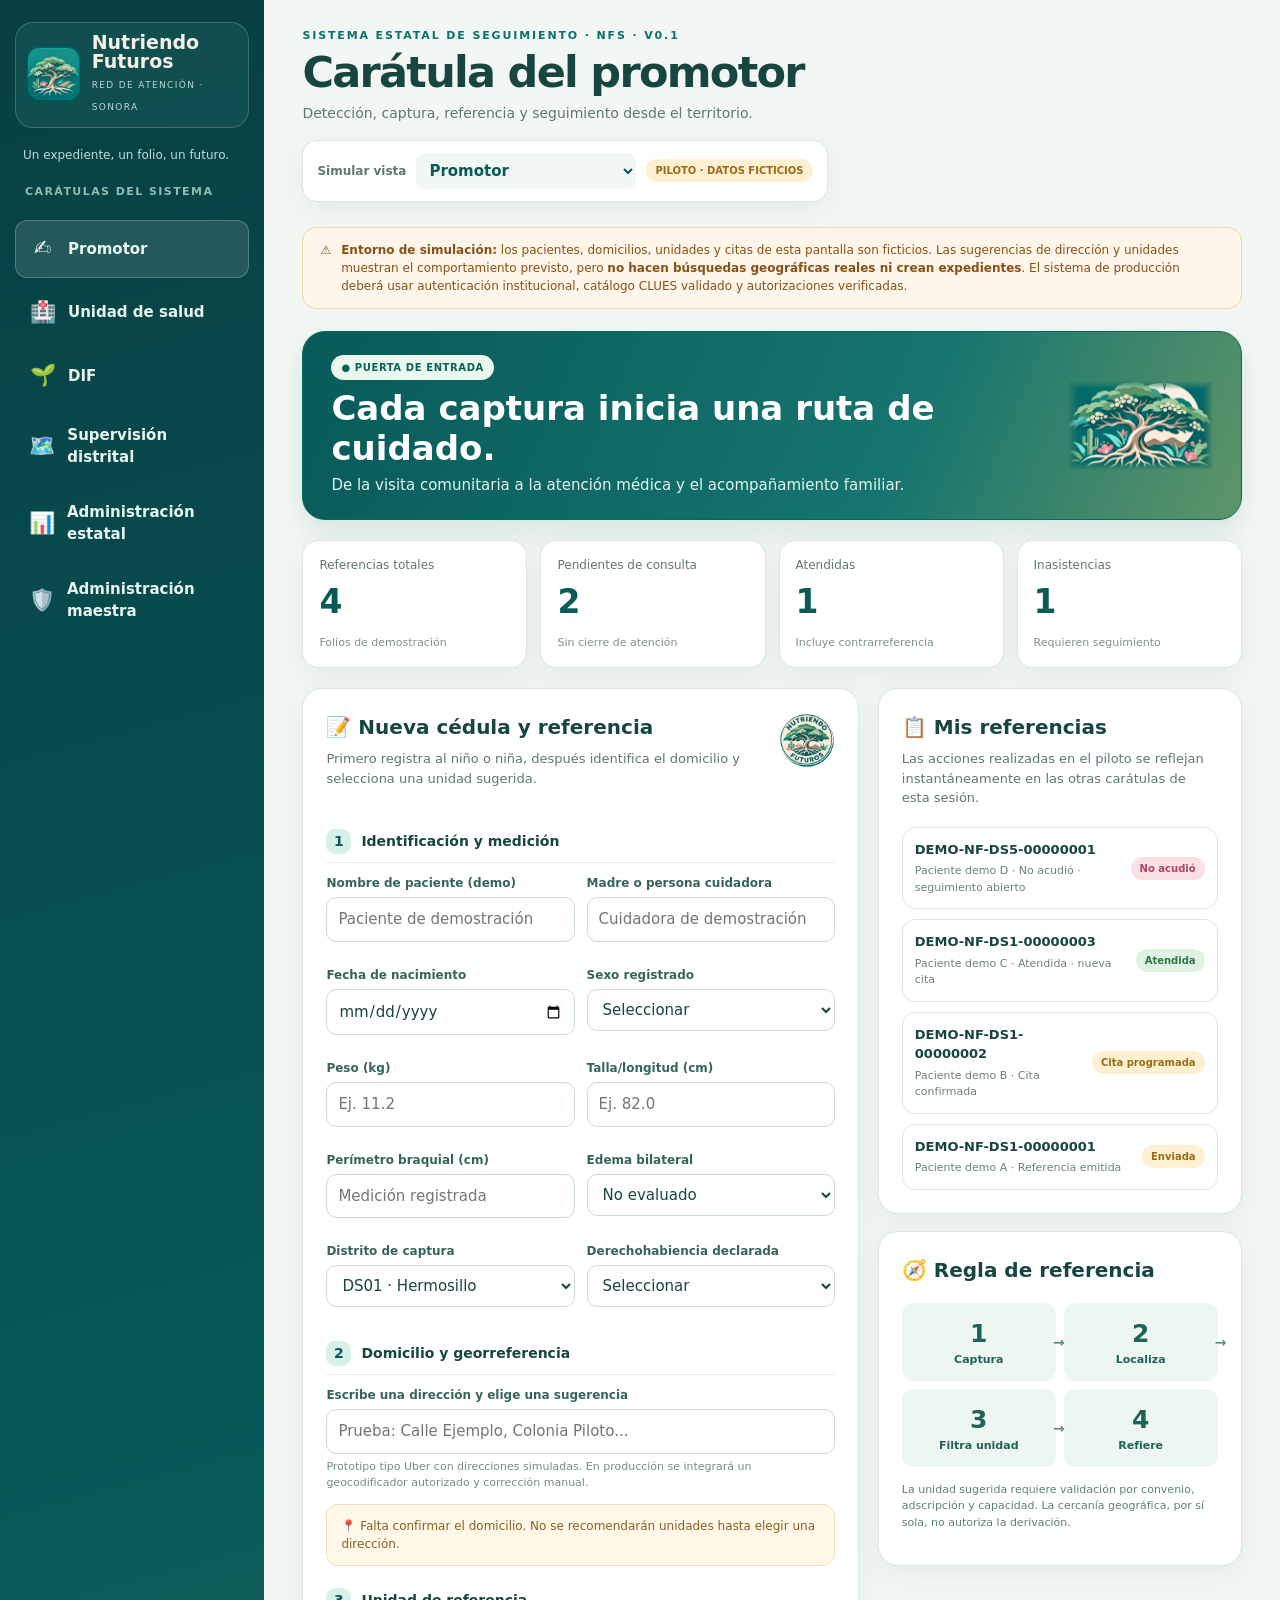
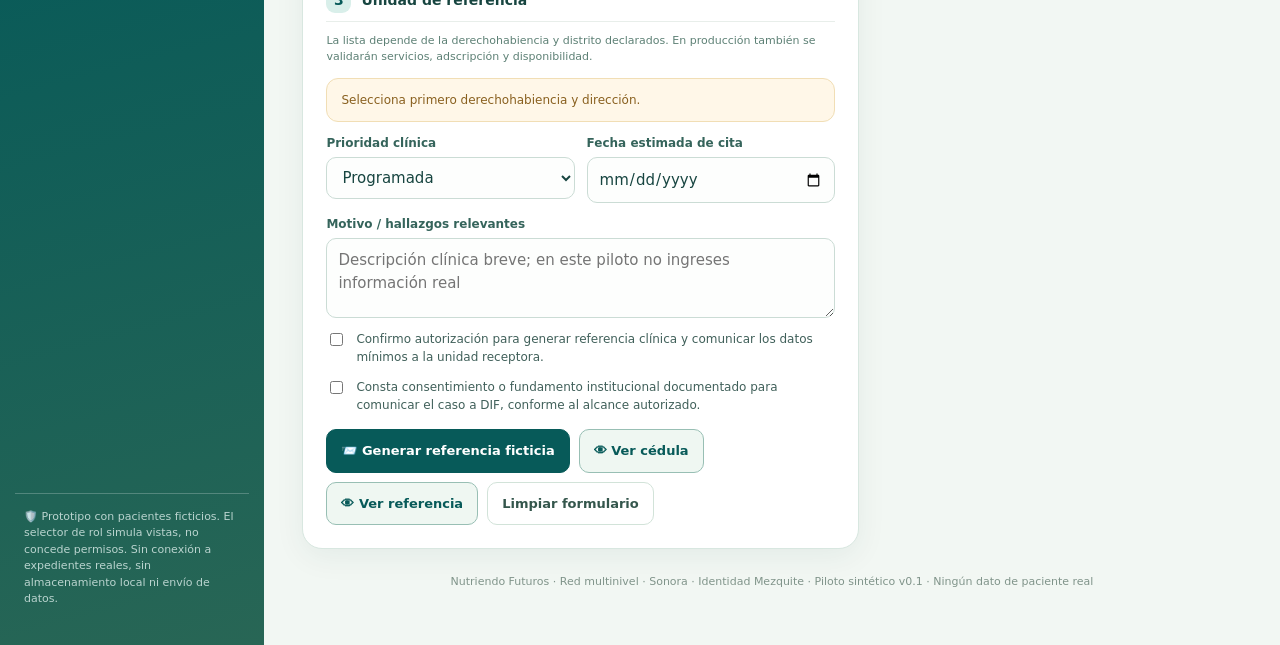
<file: multinivel/index.html>
<!doctype html>
<html lang="es"><head><meta charset="utf-8"><meta name="viewport" content="width=device-width,initial-scale=1"><meta name="theme-color" content="#075A59"><title>Nutriendo Futuros | Red Multinivel de Atención · Piloto</title><link rel="icon" href="assets/mezquite-icono.svg" type="image/svg+xml">
<style>
:root{--deep:#083F42;--forest:#075A59;--teal:#409993;--aqua:#7BB7B7;--green:#5E9569;--pink:#EC889B;--bark:#817060;--cream:#F6F0E4;--ink:#174540;--muted:#5e7770;--line:#d8e7e0;--pale:#f3f8f5;--paper:#fff;--amber:#bb7527;--danger:#af4b50;--shadow:0 8px 30px #083f4210;font:15px/1.5 system-ui,-apple-system,'Segoe UI',sans-serif}
*{box-sizing:border-box}html{scroll-behavior:smooth}body{margin:0;background:#f2f7f3;color:var(--ink)}a{color:#07645e}button,input,select,textarea{font:inherit}button{cursor:pointer}button:disabled{cursor:not-allowed;opacity:.48}button:focus-visible,input:focus-visible,select:focus-visible,textarea:focus-visible{outline:3px solid var(--pink);outline-offset:2px}.shell{display:grid;grid-template-columns:264px 1fr;min-height:100vh}.sidebar{background:linear-gradient(165deg,var(--deep),var(--forest) 65%,#286655);color:var(--cream);padding:22px 15px;display:flex;flex-direction:column;gap:18px;min-height:100vh}.logo{display:flex;align-items:center;gap:10px;border:1px solid #f6f0e433;border-radius:18px;padding:10px;background:#40999328}.logo img{width:62px;height:58px;object-fit:contain}.logo strong{font-size:19px;line-height:1.02;display:block}.logo small{font-size:9px;letter-spacing:.15em;color:#b8dbd4}.sidebar .tagline{font-size:12px;color:#bcded6;padding:0 8px;margin:0}.nav-group{font-size:11px;font-weight:800;letter-spacing:.13em;text-transform:uppercase;color:#92bcb2;padding:2px 10px}.nav{display:grid;gap:6px}.nav button{text-align:left;color:#e8f5f0;background:transparent;border:1px solid transparent;border-radius:12px;padding:12px 13px;display:flex;align-items:center;gap:12px;width:100%;font-weight:700}.nav button:hover,.nav button.active{background:#ffffff1d;border-color:#ffffff36}.nav button .glyph{font-size:21px;width:27px;text-align:center}.sidebar .aside-note{margin-top:auto;border-top:1px solid #ffffff3a;padding:15px 9px;font-size:11px;color:#bad4cf}.main{padding:28px clamp(16px,3vw,45px) 50px;min-width:0}.top{display:flex;flex-wrap:wrap;align-items:center;justify-content:space-between;gap:16px;margin:0 0 25px}.kicker{font-size:11px;color:#08716b;font-weight:900;letter-spacing:.17em;text-transform:uppercase}.top h1{margin:4px 0;font-size:clamp(28px,3.5vw,43px);letter-spacing:-.04em;line-height:1.08}.top .sub{color:var(--muted);margin:8px 0 0;font-size:14px}.role-control{padding:12px 14px;background:#fff;border-radius:15px;border:1px solid var(--line);display:flex;gap:10px;align-items:center;box-shadow:var(--shadow);flex-wrap:wrap}.role-control label{font-size:12px;color:var(--muted);font-weight:800}.role-control select{border:0;background:#f3f7f4;padding:8px 9px;border-radius:9px;max-width:220px;font-weight:750;color:var(--forest)}.demo{background:#fff5e8;color:#855119;border:1px solid #efd6aa;padding:13px 17px;border-radius:14px;font-size:12px;margin:0 0 22px;display:flex;gap:10px;align-items:flex-start}.hero{border:1px solid #0b695c;border-radius:23px;padding:23px 28px;display:flex;align-items:center;justify-content:space-between;gap:20px;background:linear-gradient(113deg,#075A59,#16756e 64%,#5E9569);color:#fff;box-shadow:0 12px 27px #075a591d}.hero h2{font-size:clamp(23px,2.9vw,34px);margin:8px 0 5px;line-height:1.19}.hero p{color:#e3f5ee;margin:0;max-width:680px}.hero img{height:130px;width:145px;object-fit:contain}.eyebrow{border-radius:99px;background:#e2f1e8;color:#075a59;padding:5px 10px;font-size:10px;font-weight:900;letter-spacing:.06em;display:inline-block}.hero .eyebrow{background:#e9f7ed;color:#09625b}.metrics{display:grid;grid-template-columns:repeat(4,minmax(0,1fr));gap:13px;margin:20px 0}.metric{background:#fff;border:1px solid var(--line);border-radius:16px;padding:15px 16px;box-shadow:var(--shadow)}.metric small{display:block;color:var(--muted);font-size:12px}.metric strong{display:block;font-size:33px;margin:3px 0;letter-spacing:-.04em;color:#095b55}.metric em{font-size:11px;color:#7a928c;font-style:normal}.grid{display:grid;grid-template-columns:minmax(0,1.3fr) minmax(300px,.85fr);gap:19px;margin-top:18px}.panel{background:#fff;border:1px solid var(--line);border-radius:20px;padding:23px;box-shadow:var(--shadow);min-width:0}.panel h3{font-size:20px;margin:0 0 7px}.panel p.intro{font-size:13px;color:var(--muted);margin:0 0 19px}.panel .section-label{display:flex;align-items:center;gap:10px;margin:22px 0 11px;border-bottom:1px solid #e8eeea;padding-bottom:8px;font-size:14px;font-weight:850}.section-label span{width:25px;height:25px;display:inline-grid;place-items:center;border-radius:9px;background:#d9efea;color:var(--forest)}.form-row{display:grid;grid-template-columns:repeat(2,minmax(0,1fr));gap:12px}.field{display:flex;flex-direction:column;gap:5px;margin:0 0 12px;min-width:0}.field>label{font-weight:750;font-size:12px;color:#35645b}.field input,.field select,.field textarea{border:1px solid #cbdcd5;background:#fdfefd;color:var(--ink);border-radius:10px;padding:10px 11px;width:100%;min-height:42px}.field textarea{resize:vertical;min-height:80px}.field .hint{font-size:11px;color:#758d83}.checkline{display:flex;align-items:flex-start;gap:10px;font-size:12px;color:#40605a;margin:12px 0;line-height:1.5}.checkline input{accent-color:var(--forest);flex:none;margin-top:3px}.btn{border:1px solid var(--forest);background:var(--forest);color:white;border-radius:10px;padding:11px 14px;font-weight:800;font-size:13px;display:inline-flex;align-items:center;justify-content:center;gap:8px}.btn:hover{filter:brightness(1.09)}.btn.secondary{color:var(--forest);border-color:#98bfb4;background:#eff7f2}.btn.neutral{color:#34564c;border-color:#d2e3d9;background:#fff}.btn.pink{background:#ce6b80;border-color:#ce6b80}.btn.danger{background:#a65353;border-color:#a65353}.btn.sm{padding:7px 10px;font-size:11px}.button-row{display:flex;flex-wrap:wrap;align-items:center;gap:9px;margin-top:15px}.notice{padding:12px 14px;background:#ebf4f2;border:1px solid #c7e3d9;border-radius:12px;color:#25635a;font-size:12px;margin:12px 0}.notice.warning{background:#fff7e8;border-color:#f1deb5;color:#89601f}.notice.error{background:#fff0ef;border-color:#f0c5c5;color:#a44848}.suggestions{border:1px solid #c5ded6;border-radius:12px;background:#fff;overflow:hidden;box-shadow:0 10px 23px #083f421d;display:none;margin-top:-7px;margin-bottom:13px}.suggestions.open{display:block}.suggestions button{display:block;width:100%;padding:11px 12px;text-align:left;background:white;border:0;border-bottom:1px solid #e8eeec;color:#2b524b;font-size:13px}.suggestions button:hover{background:#eaf6f0}.clinic{display:flex;gap:12px;align-items:center;padding:12px;border:1px solid #d7e9e0;border-radius:13px;margin:10px 0;background:#fdfefd}.clinic.selected{border-color:#268779;background:#f0faf6;box-shadow:inset 0 0 0 1px #268779}.clinic .icon{display:grid;place-items:center;border-radius:12px;background:#e3f2ec;width:43px;height:43px;flex:none;font-size:24px}.clinic strong,.clinic small{display:block}.clinic strong{font-size:13px}.clinic small{font-size:11px;color:#6b837a}.clinic button{margin-left:auto}.status{display:inline-block;border-radius:99px;padding:4px 9px;font-size:10px;font-weight:850;background:#dbecea;color:#176d60;white-space:nowrap}.status.warning{background:#fff0d3;color:#9c6a13}.status.alert{background:#fae0e4;color:#aa4562}.status.done{background:#dff1e2;color:#327448}.cases{display:grid;gap:10px}.case{border:1px solid #dbe9e3;border-radius:13px;padding:12px;display:flex;justify-content:space-between;align-items:center;gap:12px;cursor:pointer;background:white;text-align:left;width:100%}.case:hover,.case.active{border-color:#368f83;background:#f2f9f5}.case strong{display:block;font-size:13px}.case small{display:block;color:#6a8179;font-size:11px;margin-top:4px}.case .right{display:flex;flex-direction:column;align-items:flex-end;gap:6px}.case .right small{white-space:nowrap}.timeline{display:grid;gap:0;margin-top:13px}.event{border-left:2px solid #cbe1d9;padding:1px 0 18px 17px;margin-left:9px;position:relative;font-size:12px}.event:before{content:'';position:absolute;left:-6px;top:3px;width:10px;height:10px;border-radius:50%;background:var(--teal);box-shadow:0 0 0 3px #edf8f1}.event strong{display:block}.event small{display:block;color:#788d87;margin-top:3px}.details{display:grid;grid-template-columns:repeat(2,minmax(0,1fr));gap:12px}.detail{background:#f5f9f6;border:1px solid #e3ede7;padding:10px;border-radius:11px}.detail small{display:block;color:#70877d;font-size:10px}.detail strong{font-size:13px;display:block;overflow-wrap:anywhere}.restricted{background:repeating-linear-gradient(-45deg,#eef4f0,#eef4f0 10px,#e5efe9 10px,#e5efe9 20px);border:1px dashed #9bbdb0;border-radius:15px;padding:22px;text-align:center;color:#4b7067;font-size:13px}.empty{padding:20px;text-align:center;color:#71887f;font-size:13px;background:#f5f9f6;border:1px dashed #cbddd4;border-radius:14px}.zone{display:flex;gap:8px;align-items:center;justify-content:space-between;padding:10px 0;border-bottom:1px solid #e5eee8}.zone strong{font-size:13px}.zone small{font-size:11px;color:#6d857d}.progress{height:8px;border-radius:12px;background:#e3eee9;overflow:hidden;margin:6px 0 0}.progress div{height:100%;background:linear-gradient(90deg,#409993,#5e9569);border-radius:12px}.flow{display:grid;grid-template-columns:repeat(5,1fr);gap:8px;margin-top:18px}.flow .step{border-radius:12px;padding:12px 5px;background:#eef6f1;text-align:center;color:#1e6357;font-size:11px;font-weight:750;position:relative}.flow .step b{font-size:25px;display:block}.flow .step:not(:last-child):after{content:'→';position:absolute;right:-9px;top:50%;transform:translateY(-50%);font-size:14px;color:#578e80;z-index:2}.twocol{display:grid;grid-template-columns:1fr 1fr;gap:18px}.tablewrap{overflow-x:auto}.table{width:100%;border-collapse:collapse;min-width:500px}.table th,.table td{border-bottom:1px solid #e6eee9;padding:11px 9px;text-align:left;font-size:12px}.table th{font-size:10px;color:#56746b;text-transform:uppercase;letter-spacing:.04em}.pill{background:#eff5f1;border:1px solid #d6e8df;border-radius:99px;padding:4px 8px;color:#2b6657;font-size:11px}.screen{display:none}.screen.active{display:block}.footer{font-size:11px;color:#80948a;text-align:center;padding:25px 0 4px}.toast{position:fixed;bottom:19px;right:19px;background:#083F42;color:white;border-radius:12px;padding:13px 18px;box-shadow:0 8px 35px #0003;max-width:min(400px,90vw);font-size:13px;display:none;z-index:30}.toast.show{display:block}.search{width:100%;border:1px solid #d2e5db;border-radius:10px;background:#fff;padding:10px 12px;margin:0 0 12px}.splithead{display:flex;justify-content:space-between;gap:10px;align-items:center;flex-wrap:wrap;margin:0 0 16px}.inline-tags{display:flex;gap:7px;flex-wrap:wrap;margin-top:10px}.switcher{display:flex;gap:6px;flex-wrap:wrap}.switcher button{border:1px solid #d9e9e1;background:white;color:#407366;padding:8px 10px;border-radius:9px;font-size:11px;font-weight:800}.switcher button.active{color:white;background:var(--forest);border-color:var(--forest)}.devnote{color:#9c5520;font-size:11px}.titlebar{display:flex;align-items:flex-start;justify-content:space-between;gap:12px}.titlebar .mini-seal{width:56px;height:56px;object-fit:contain}.micro{font-size:11px;color:#5d8075}.hide{display:none!important}@media(max-width:1200px){.grid{grid-template-columns:1fr}.metrics{grid-template-columns:repeat(2,1fr)}}@media(max-width:820px){.shell{display:block}.sidebar{min-height:unset;padding:11px 14px;position:static;gap:7px}.logo{max-width:350px}.nav{display:flex;overflow-x:auto;padding:4px 0;scrollbar-width:thin}.nav button{white-space:nowrap;width:auto;padding:10px;font-size:11px}.nav button .glyph{font-size:15px;width:auto}.nav-group,.sidebar .tagline,.sidebar .aside-note{display:none}.main{padding:18px 14px}.hero img{height:85px;width:90px}.flow{grid-template-columns:repeat(3,1fr)}.flow .step:after{display:none}}@media(max-width:520px){.form-row,.twocol,.details,.metrics{grid-template-columns:1fr}.hero{padding:18px}.hero img{display:none}.panel{padding:17px}.metric strong{font-size:27px}.top h1{font-size:29px}.flow{grid-template-columns:1fr 1fr}.case{align-items:flex-start}.role-control{width:100%}.role-control select{flex:1}.main{padding-bottom:25px}}@media(prefers-reduced-motion:reduce){html{scroll-behavior:auto}}
</style></head><body><div class="shell"><aside class="sidebar"><div class="logo"><img src="assets/mezquite-icono.svg" alt="Emblema de Nutriendo Futuros"><div><strong>Nutriendo<br>Futuros</strong><small>RED DE ATENCIÓN · SONORA</small></div></div><p class="tagline">Un expediente, un folio, un futuro.</p><div class="nav-group">Carátulas del sistema</div><nav class="nav" aria-label="Carátulas"><button data-role="promotor" class="active"><span class="glyph">✍️</span> Promotor</button><button data-role="unidad"><span class="glyph">🏥</span> Unidad de salud</button><button data-role="dif"><span class="glyph">🌱</span> DIF</button><button data-role="distrito"><span class="glyph">🗺️</span> Supervisión distrital</button><button data-role="estatal"><span class="glyph">📊</span> Administración estatal</button><button data-role="maestro"><span class="glyph">🛡️</span> Administración maestra</button></nav><div class="aside-note">🛡️ Prototipo con pacientes ficticios. El selector de rol simula vistas, no concede permisos. Sin conexión a expedientes reales, sin almacenamiento local ni envío de datos.</div></aside><main class="main"><header class="top"><div><div class="kicker">Sistema estatal de seguimiento · NFS · v0.1</div><h1 id="pageTitle">Carátula del promotor</h1><p class="sub" id="pageSub">Detección, captura, referencia y seguimiento desde el territorio.</p></div><div class="role-control"><label for="roleSelect">Simular vista</label><select id="roleSelect" aria-label="Simular perfil institucional"><option value="promotor">Promotor</option><option value="unidad">Unidad de salud</option><option value="dif">DIF</option><option value="distrito">Supervisor distrital</option><option value="estatal">Administrador estatal</option><option value="maestro">Administrador maestro</option></select><span class="status warning">PILOTO · DATOS FICTICIOS</span></div></header><div class="demo">⚠️ <span><strong>Entorno de simulación:</strong> los pacientes, domicilios, unidades y citas de esta pantalla son ficticios. Las sugerencias de dirección y unidades muestran el comportamiento previsto, pero <strong>no hacen búsquedas geográficas reales ni crean expedientes</strong>. El sistema de producción deberá usar autenticación institucional, catálogo CLUES validado y autorizaciones verificadas.</span></div><section class="hero"><div><span class="eyebrow" id="heroBadge">● PUERTA DE ENTRADA</span><h2 id="heroTitle">Cada captura inicia una ruta de cuidado.</h2><p id="heroText">De la visita comunitaria a la atención médica y el acompañamiento familiar. Un mismo folio, muchas manos responsables.</p></div><img src="assets/mezquite-emblema.svg" alt="Árbol mezquite con raíces profundas"/></section><section class="metrics" id="metrics"></section>
<section class="screen active" id="screen-promotor"><div class="grid"><div class="panel"><div class="titlebar"><div><h3>📝 Nueva cédula y referencia</h3><p class="intro">Primero registra al niño o niña, después identifica el domicilio y selecciona una unidad sugerida.</p></div><img class="mini-seal" src="assets/mezquite-sello.svg" alt="Sello de Nutriendo Futuros"></div><div class="section-label"><span>1</span> Identificación y medición</div><div class="form-row"><div class="field"><label for="childName">Nombre de paciente (demo)</label><input id="childName" placeholder="Paciente de demostración"></div><div class="field"><label for="caregiverName">Madre o persona cuidadora</label><input id="caregiverName" placeholder="Cuidadora de demostración"></div><div class="field"><label for="birthDate">Fecha de nacimiento</label><input type="date" id="birthDate"></div><div class="field"><label for="gender">Sexo registrado</label><select id="gender"><option value="">Seleccionar</option><option value="F">Femenino</option><option value="M">Masculino</option></select></div><div class="field"><label for="weight">Peso (kg)</label><input type="number" id="weight" min="0.1" max="50" step="0.1" placeholder="Ej. 11.2"></div><div class="field"><label for="height">Talla/longitud (cm)</label><input type="number" id="height" min="20" max="160" step="0.1" placeholder="Ej. 82.0"></div><div class="field"><label for="pbm">Perímetro braquial (cm)</label><input type="number" id="pbm" min="1" max="40" step="0.1" placeholder="Medición registrada"></div><div class="field"><label for="edema">Edema bilateral</label><select id="edema"><option value="">No evaluado</option><option value="si">Presente</option><option value="no">Ausente</option></select></div><div class="field"><label for="districtForm">Distrito de captura</label><select id="districtForm"><option value="1">DS01 · Hermosillo</option><option value="2">DS02 · Caborca</option><option value="3">DS03 · Santa Ana</option><option value="4">DS04 · Cajeme</option><option value="5">DS05 · Navojoa</option><option value="6">DS06 · San Luis Río Colorado</option></select></div><div class="field"><label for="affiliation">Derechohabiencia declarada</label><select id="affiliation"><option value="">Seleccionar</option><option value="BIENESTAR">IMSS-Bienestar / sin derechohabiencia</option><option value="IMSS">IMSS</option><option value="ISSSTE">ISSSTE</option><option value="ISSSTESON">ISSSTESON</option><option value="OTRA">Otra / por verificar</option></select></div></div><div class="section-label"><span>2</span> Domicilio y georreferencia</div><div class="field"><label for="address">Escribe una dirección y elige una sugerencia</label><input id="address" autocomplete="off" placeholder="Prueba: Calle Ejemplo, Colonia Piloto..." aria-describedby="addressHelp"><div class="hint" id="addressHelp">Prototipo tipo Uber con direcciones simuladas. En producción se integrará un geocodificador autorizado y corrección manual.</div></div><div id="addressSuggestions" class="suggestions" role="listbox" aria-label="Direcciones sugeridas"></div><div id="addressConfirmation" class="notice warning">📍 Falta confirmar el domicilio. No se recomendarán unidades hasta elegir una dirección.</div><div class="section-label"><span>3</span> Unidad de referencia</div><p class="micro">La lista depende de la derechohabiencia y distrito declarados. En producción también se validarán servicios, adscripción y disponibilidad.</p><div id="clinicOptions" class="notice warning">Selecciona primero derechohabiencia y dirección.</div><div class="form-row"><div class="field"><label for="urgency">Prioridad clínica</label><select id="urgency"><option value="PROGRAMADO">Programada</option><option value="PRIORITARIO">Prioritaria</option><option value="URGENTE">Urgente (requiere protocolo de atención inmediata)</option></select></div><div class="field"><label for="appointment">Fecha estimada de cita</label><input id="appointment" type="date"></div></div><div class="field"><label for="reason">Motivo / hallazgos relevantes</label><textarea id="reason" placeholder="Descripción clínica breve; en este piloto no ingreses información real"></textarea></div><label class="checkline"><input type="checkbox" id="consentHealth"> <span>Confirmo autorización para generar referencia clínica y comunicar los datos mínimos a la unidad receptora.</span></label><label class="checkline"><input type="checkbox" id="consentDif"> <span>Consta consentimiento o fundamento institucional documentado para comunicar el caso a DIF, conforme al alcance autorizado.</span></label><div class="button-row"><button class="btn" id="sendReferral">📨 Generar referencia ficticia</button><button class="btn secondary" id="previewCapture">👁 Ver cédula</button><button class="btn secondary" id="previewReferral">👁 Ver referencia</button><button class="btn neutral" id="resetCapture">Limpiar formulario</button></div><div id="promotorResult" aria-live="polite"></div></div><div><div class="panel"><h3>📋 Mis referencias</h3><p class="intro">Las acciones realizadas en el piloto se reflejan instantáneamente en las otras carátulas de esta sesión.</p><div class="cases" id="promotorCases"></div></div><div class="panel" style="margin-top:17px"><h3>🧭 Regla de referencia</h3><div class="flow" style="grid-template-columns:1fr 1fr"><div class="step"><b>1</b>Captura</div><div class="step"><b>2</b>Localiza</div><div class="step"><b>3</b>Filtra unidad</div><div class="step"><b>4</b>Refiere</div></div><p class="micro" style="margin-top:15px">La unidad sugerida requiere validación por convenio, adscripción y capacidad. La cercanía geográfica, por sí sola, no autoriza la derivación.</p></div></div></div></section>
<section class="screen" id="screen-unidad"><div class="grid"><div class="panel"><div class="splithead"><div><h3>🏥 Bandeja de referencias recibidas</h3><p class="intro">Selecciona un paciente ficticio para registrar la respuesta de la unidad.</p></div><span class="pill">Unidad Piloto A · demostración</span></div><div class="field"><label for="unitFilter">Unidad asignada (simulación)</label><select id="unitFilter"><option value="ALL">Ver todas las unidades demo</option><option value="BIENESTAR">IMSS-Bienestar</option><option value="IMSS">IMSS</option><option value="ISSSTE">ISSSTE</option><option value="ISSSTESON">ISSSTESON</option></select></div><input class="search" id="searchUnit" placeholder="Buscar por folio o paciente de prueba" aria-label="Buscar referencias"><div class="cases" id="healthCases"></div></div><div class="panel"><h3>🩺 Resolución de la unidad</h3><div id="healthDetail" class="empty">Selecciona una referencia de la bandeja.</div></div></div></section>
<section class="screen" id="screen-dif"><div class="grid"><div class="panel"><h3>🌿 DIF · recepción y seguimiento familiar</h3><p class="intro">El aviso se registra cuando se emite la referencia. La dirección únicamente se habilita tras la atención médica y con autorización válida.</p><div class="notice">🛡️ Antes de la atención, DIF puede conocer el folio y el nombre de la cuidadora <strong>solo si el intercambio está autorizado</strong>. No ve datos clínicos de detalle.</div><div class="cases" id="difCases"></div></div><div class="panel"><h3>🏠 Ficha social de la familia</h3><div id="difDetail" class="empty">Selecciona un caso de la bandeja DIF.</div></div></div></section>
<section class="screen" id="screen-distrito"><div class="grid"><div class="panel"><div class="splithead"><div><h3>🗺️ Supervisión distrital</h3><p class="intro">Concordancia entre la emisión de la referencia, su recepción y el seguimiento territorial.</p></div><select id="districtFilter" aria-label="Distrito de supervisión"><option value="1">DS01 · Hermosillo</option><option value="2">DS02 · Caborca</option><option value="3">DS03 · Santa Ana</option><option value="4">DS04 · Cajeme</option><option value="5">DS05 · Navojoa</option><option value="6">DS06 · San Luis Río Colorado</option></select></div><div id="districtStats"></div><h4>Referencias del distrito</h4><div class="cases" id="districtCases"></div></div><div class="panel"><h3>🚨 Alertas operativas</h3><p class="intro">Se señalan inasistencias, citas próximas y referencias sin resolución.</p><div id="districtAlerts"></div><div class="section-label"><span>☎</span> Gestión distrital del caso</div><div id="districtCaseDetail" class="empty">Selecciona una referencia para registrar una gestión de contacto.</div><div class="section-label"><span>↪</span> Últimos movimientos</div><div class="timeline" id="districtTimeline"></div></div></div></section>
<section class="screen" id="screen-estatal"><div class="panel"><div class="splithead"><div><h3>📈 Panorama estatal interinstitucional</h3><p class="intro">Seis distritos, una ruta asistencial. Indicadores calculados únicamente con los datos ficticios del piloto.</p></div><button class="btn secondary" id="exportMetrics">↓ Descargar indicadores demo CSV</button></div><div class="flow" id="stateFlow"></div><div class="twocol" style="margin-top:25px"><div><h3>Avance distrital</h3><div id="stateDistricts"></div></div><div><h3>Continuidad asistencial</h3><div id="stateAlerts"></div></div></div><div class="section-label"><span>◎</span> Estado de las referencias</div><div class="tablewrap"><table class="table"><thead><tr><th>Folio demo</th><th>Distrito</th><th>Unidad</th><th>Estado</th><th>Fecha esperada</th></tr></thead><tbody id="stateTable"></tbody></table></div><div class="section-label"><span>↪</span> Trazabilidad del folio</div><div id="stateTrace" class="empty">Selecciona una fila para ver todos los eventos de atención y DIF.</div></div></section>
<section class="screen" id="screen-maestro"><div class="grid"><div class="panel"><h3>🛡️ Control maestro de accesos</h3><p class="intro">Matriz propuesta de autorización, aún no activada en el backend. La interfaz no sustituye las políticas RLS.</p><div class="tablewrap"><table class="table"><thead><tr><th>Perfil</th><th>Puede crear</th><th>Puede consultar</th><th>Restricción clave</th></tr></thead><tbody><tr><td><strong>Promotor</strong></td><td>Cédula y referencia</td><td>Sus propios folios</td><td>Sin acceso masivo al nominal</td></tr><tr><td><strong>Unidad de salud</strong></td><td>Atención y contrarreferencia</td><td>Pacientes enviados a su CLUES</td><td>Sin expedientes de otras unidades</td></tr><tr><td><strong>DIF</strong></td><td>Evaluación social</td><td>Casos autorizados de su territorio</td><td>Dirección tras atención + autorización</td></tr><tr><td><strong>Supervisor distrital</strong></td><td>Gestiones de seguimiento</td><td>Su distrito; mínimo nominal</td><td>Sin acceso interestatal</td></tr><tr><td><strong>Administrador estatal</strong></td><td>Gestión y autorización</td><td>Seis distritos</td><td>Acceso con motivo y auditoría</td></tr><tr><td><strong>Administrador maestro</strong></td><td>Roles y políticas</td><td>Auditoría completa</td><td>Acceso excepcional registrado</td></tr></tbody></table></div><div class="notice warning">El acceso maestro no implica acceso irrestricto sin controles: debe existir justificación, autenticación reforzada y bitácora inalterable. La plataforma pública jamás publicará direcciones, nombres ni ubicaciones precisas de familias.</div></div><div class="panel"><h3>🧾 Bitácora de eventos del piloto</h3><p class="intro">Ejemplo de trazabilidad: cada transición registra el tipo de evento y su origen.</p><div class="timeline" id="masterTimeline"></div><div class="section-label"><span>◎</span> Vista integral del expediente (ficticio)</div><select id="masterCaseSelect" class="search" aria-label="Expediente en auditoría"></select><div id="masterCaseDetail" class="empty">Selecciona folio.</div><div class="button-row"><button class="btn secondary" id="exportAudit">↓ Exportar bitácora demo</button><button class="btn neutral" id="restartDemo">↺ Reiniciar simulación</button></div></div></div></section>
<div class="footer">Nutriendo Futuros · Red multinivel · Sonora · Identidad Mezquite · Piloto sintético v0.1 · Ningún dato de paciente real</div></main></div><div class="toast" id="toast" role="status" aria-live="polite"></div>
<div id="printSheet" hidden style="position:fixed;inset:0;z-index:100;background:#0009;overflow:auto;padding:25px"><div style="background:white;color:#193f39;border-radius:16px;max-width:700px;margin:auto;padding:28px"><div class="button-row sheetTools" style="justify-content:flex-end;margin:0 0 15px"><button class="btn secondary" id="printDo">🖨️ Imprimir</button><button class="btn neutral" id="printClose">✕ Cerrar</button></div><div id="sheetContent"></div></div></div>
<style>@media print{.shell,.toast{display:none!important}#printSheet{display:block!important;position:static!important;background:white!important;padding:0!important}#printSheet>div{box-shadow:none!important;max-width:none!important}.sheetTools{display:none!important}body{background:white!important}}</style>
<script>
'use strict';
// Pilot-only in-memory simulation. No network calls, browser storage, medical advice or real patient records.
const $=id=>document.getElementById(id), esc=s=>String(s??'').replace(/[&<>"']/g,c=>({'&':'&amp;','<':'&lt;','>':'&gt;','"':'&quot;',"'":'&#39;'}[c]));
const districtNames={1:'Hermosillo',2:'Caborca',3:'Santa Ana',4:'Cajeme',5:'Navojoa',6:'San Luis Río Colorado'};
const roleMeta={promotor:['Carátula del promotor','Detección, captura, referencia y seguimiento desde el territorio.','● PUERTA DE ENTRADA','Cada captura inicia una ruta de cuidado.','De la visita comunitaria a la atención médica y el acompañamiento familiar.'],unidad:['Carátula de unidad de salud','Recepción, consulta y contrarreferencia clínica.','● ATENCIÓN CLÍNICA','La referencia no termina al enviarla.','Confirmación de cita, resolución de la atención, reconsulta e inasistencia.'],dif:['Carátula DIF','Activación de valoración social con permisos escalonados.','● PROTECCIÓN FAMILIAR','Acompañar a la familia también es cuidar.','Aviso oportuno y domicilio protegido hasta cumplir condiciones de acceso.'],distrito:['Supervisión distrital','Rastreo de referencias e inasistencias por distrito.','● VIGILANCIA TERRITORIAL','Ninguna referencia sin respuesta.','Tablero de continuidad entre promotores, unidades y seguimiento comunitario.'],estatal:['Administración estatal','Panorama de los seis distritos y trazabilidad.','● COORDINACIÓN ESTATAL','Una red que aprende de cada intervención.','Indicadores transversales para identificar retrasos y brechas de atención.'],maestro:['Administración maestra','Autorizaciones, auditoría y protección de datos.','● GOBIERNO DEL SISTEMA','Confianza en cada acceso.','Control institucional de roles y una línea de tiempo que no pierde sus eventos.']};
const addresses=[{value:'Calle Ejemplo 120, Colonia Piloto Norte, Hermosillo',zone:'Zona norte',d:1},{value:'Av. Demostración 54, Colonia Piloto Centro, Hermosillo',zone:'Zona centro',d:1},{value:'Calle Ficticia 8, Sector Piloto Sur, Hermosillo',zone:'Zona sur',d:1},{value:'Calle Ejemplo 11, Zona Piloto, Caborca',zone:'Zona centro',d:2},{value:'Av. Simulación 100, Sector Piloto, Santa Ana',zone:'Zona centro',d:3},{value:'Calle Muestra 22, Colonia Piloto, Cajeme',zone:'Zona centro',d:4},{value:'Av. de Prueba 13, Colonia Piloto, Navojoa',zone:'Zona centro',d:5},{value:'Calle Ejemplo 70, Sector Piloto, San Luis Río Colorado',zone:'Zona centro',d:6}];
// Invented units; NOT real CLUES, no actual eligibility or distance claim.
const units=[{id:'U-DEMO-BIE-1',name:'Unidad comunitaria A (simulada)',aff:'BIENESTAR',d:1,z:'Zona centro'},{id:'U-DEMO-BIE-2',name:'Centro de atención B (simulado)',aff:'BIENESTAR',d:1,z:'Zona norte'},{id:'U-DEMO-IMSS-1',name:'Unidad familiar IMSS (simulada)',aff:'IMSS',d:1,z:'Zona norte'},{id:'U-DEMO-ISSSTE-1',name:'Unidad ISSSTE (simulada)',aff:'ISSSTE',d:1,z:'Zona centro'},{id:'U-DEMO-ISSSTESON-1',name:'Unidad ISSSTESON (simulada)',aff:'ISSSTESON',d:1,z:'Zona centro'},...[2,3,4,5,6].flatMap(d=>[{id:`U-DEMO-BIE-${d}`,name:`Centro comunitario DS0${d} (simulado)`,aff:'BIENESTAR',d,z:'Zona centro'},{id:`U-DEMO-IMSS-${d}`,name:`Unidad IMSS DS0${d} (simulada)`,aff:'IMSS',d,z:'Zona centro'}])];
const dates={today:new Date().toISOString().slice(0,10),inDays:n=>{const d=new Date();d.setDate(d.getDate()+n);return d.toISOString().slice(0,10)}};
const seed=[{id:'DEMO-NF-DS1-00000001',child:'Paciente demo A',mother:'Cuidadora demo A',birth:'2023-09-16',gender:'F',address:addresses[0].value,zone:addresses[0].zone,d:1,aff:'BIENESTAR',unit:units[0].id,scheduled:dates.inDays(1),stage:'enviada',urgency:'PROGRAMADO',reason:'Referencia de demostración',socialConsent:true,social:null,followDate:'',history:[{type:'Captura',by:'Promotor (demo)'},{type:'Referencia emitida',by:'Promotor (demo)'}]},{id:'DEMO-NF-DS1-00000002',child:'Paciente demo B',mother:'Cuidadora demo B',birth:'2024-02-10',gender:'M',address:addresses[1].value,zone:addresses[1].zone,d:1,aff:'IMSS',unit:units[2].id,scheduled:dates.inDays(2),stage:'programada',urgency:'PRIORITARIO',reason:'Referencia de demostración',socialConsent:false,social:null,followDate:'',history:[{type:'Captura',by:'Promotor (demo)'},{type:'Referencia emitida',by:'Promotor (demo)'},{type:'Cita confirmada',by:'Unidad de salud (demo)'}]},{id:'DEMO-NF-DS1-00000003',child:'Paciente demo C',mother:'Cuidadora demo C',birth:'2022-07-02',gender:'F',address:addresses[2].value,zone:addresses[2].zone,d:1,aff:'BIENESTAR',unit:units[1].id,scheduled:dates.inDays(-1),stage:'atendida',urgency:'PROGRAMADO',reason:'Referencia de demostración',socialConsent:true,social:null,followDate:dates.inDays(30),history:[{type:'Captura',by:'Promotor (demo)'},{type:'Referencia emitida',by:'Promotor (demo)'},{type:'Atendida · nueva cita',by:'Unidad de salud (demo)'}]},{id:'DEMO-NF-DS5-00000001',child:'Paciente demo D',mother:'Cuidadora demo D',birth:'2022-11-21',gender:'M',address:addresses[6].value,zone:addresses[6].zone,d:5,aff:'BIENESTAR',unit:units.find(x=>x.d===5&&x.aff==='BIENESTAR').id,scheduled:dates.inDays(-2),stage:'inasistencia',urgency:'PRIORITARIO',reason:'Referencia de demostración',socialConsent:true,social:null,followDate:dates.inDays(1),history:[{type:'Captura',by:'Promotor (demo)'},{type:'Referencia emitida',by:'Promotor (demo)'},{type:'No acudió · seguimiento abierto',by:'Unidad de salud (demo)'}]}];
let records,selection,selectedAddress=null,selectedUnit=null,role='promotor',nextSeq=2,timer;function resetDemo(){records=JSON.parse(JSON.stringify(seed));selection={unidad:null,dif:null,distrito:null,estatal:null};selectedAddress=null;selectedUnit=null;nextSeq=2;renderAll()};
function allowedRolesStage(c){return c.history.some(e=>e.type.startsWith('Atendida'))}
function notice(msg,err=false){const t=$('toast');t.textContent=msg;t.style.background=err?'#a85151':'#083f42';t.classList.add('show');clearTimeout(timer);timer=setTimeout(()=>t.classList.remove('show'),3600)}
function setRole(value){role=value;$('roleSelect').value=value;document.querySelectorAll('.nav button').forEach(n=>n.classList.toggle('active',n.dataset.role===value));document.querySelectorAll('.screen').forEach(n=>n.classList.toggle('active',n.id==='screen-'+value));const a=roleMeta[value];$('pageTitle').textContent=a[0];$('pageSub').textContent=a[1];$('heroBadge').textContent=a[2];$('heroTitle').textContent=a[3];$('heroText').textContent=a[4];renderAll();}
function statusLabel(stage){return {enviada:'Enviada',programada:'Cita programada',atendida:'Atendida',contrarreferida:'Referida a otra unidad',inasistencia:'No acudió',reagendada:'Reagendada'}[stage]||stage};function statusClass(stage){return ['inasistencia'].includes(stage)?'alert':['enviada','programada','reagendada'].includes(stage)?'warning':'done'};
function lastEvent(c){return c.history.at(-1)?.type||'Sin eventos'}function unitName(c){return units.find(u=>u.id===c.unit)?.name||c.unit};function stageCount(stages){return records.filter(c=>stages.includes(c.stage)).length}
function renderMetrics(){const common=[['Referencias totales',records.length,'Folios de demostración'],['Pendientes de consulta',stageCount(['enviada','programada','reagendada']),'Sin cierre de atención'],['Atendidas',stageCount(['atendida','contrarreferida']),'Incluye contrarreferencia'],['Inasistencias',stageCount(['inasistencia']),'Requieren seguimiento']];let data=common;if(role==='dif')data=[['Avisos a DIF',records.length,'Incluye casos sin autorización social'],['Fichas habilitadas',records.filter(c=>allowedRolesStage(c)&&c.socialConsent).length,'Tras atención y autorización'],['Evaluaciones hechas',records.filter(c=>!!c.social).length,'Formulario social'],['Acceso bloqueado',records.filter(c=>!(allowedRolesStage(c)&&c.socialConsent)).length,'Por regla de privacidad']];if(role==='distrito'){const d=Number($('districtFilter').value),a=records.filter(c=>c.d===d);data=[['Referencias DS0'+d,a.length,'Distrito seleccionado'],['Enviadas',a.filter(c=>c.stage==='enviada').length,'Aún sin confirmar'],['Atendidas',a.filter(c=>allowedRolesStage(c)).length,'Registradas por unidad'],['Inasistencias',a.filter(c=>c.stage==='inasistencia').length,'Pendientes de localizar']]}$('metrics').innerHTML=data.map(x=>`<article class="metric"><small>${esc(x[0])}</small><strong>${x[1]}</strong><em>${esc(x[2])}</em></article>`).join('')}
function cButton(c,selected){return `<button class="case ${selected===c.id?'active':''}" data-case="${esc(c.id)}"><span><strong>${esc(c.id)}</strong><small>${esc(c.child)} · DS0${c.d} · ${esc(unitName(c))}</small></span><span class="right"><span class="status ${statusClass(c.stage)}">${esc(statusLabel(c.stage))}</span><small>Fecha: ${esc(c.scheduled)}</small></span></button>`}
function renderPromotor(){const p=$('promotorCases');p.innerHTML=records.slice().reverse().map(c=>`<div class="case" style="cursor:default"><span><strong>${esc(c.id)}</strong><small>${esc(c.child)} · ${esc(lastEvent(c))}</small></span><span class="status ${statusClass(c.stage)}">${esc(statusLabel(c.stage))}</span></div>`).join('')}
function calcClinic(){const d=Number($('districtForm').value),aff=$('affiliation').value,p=$('clinicOptions');selectedUnit=null;if(!aff||!selectedAddress){p.className='notice warning';p.innerHTML='Primero selecciona una dirección de la lista y declara derechohabiencia.';return}if(aff==='OTRA'){p.className='notice warning';p.innerHTML='Derechohabiencia por verificar: requiere adscripción manual validada por el enlace de salud. No se asignará una unidad automáticamente.';return}const found=units.filter(u=>u.d===d&&u.aff===aff).sort((a,b)=>(a.z===selectedAddress.zone?-1:1)-(b.z===selectedAddress.zone?-1:1));p.className='';if(!found.length){p.className='notice warning';p.textContent='No existen unidades simuladas para esta combinación. Se requiere validación distrital.';return}p.innerHTML=found.map(u=>`<div class="clinic" data-clinic-card="${esc(u.id)}"><div class="icon">🏥</div><div><strong>${esc(u.name)}</strong><small>${esc(u.z)} · Adscripción ficticia · ${esc(u.aff)}</small></div><button class="btn sm secondary" data-select-unit="${esc(u.id)}">Elegir</button></div>`).join('')+`<div class="micro">⚠️ Orden ilustrativo según la zona, no distancia ni capacidad clínica verificadas.</div>`;}
function chooseAddress(a){selectedAddress=a;$('address').value=a.value;$('addressSuggestions').classList.remove('open');$('addressConfirmation').className='notice';$('addressConfirmation').textContent=`📍 Dirección de prueba confirmada: ${a.zone}. Coordenadas y adscripción reales pendientes de integración.`;calcClinic()}
function renderSuggestions(){const q=$('address').value.trim().toLocaleLowerCase('es');const d=Number($('districtForm').value);if(!q||q.length<3){$('addressSuggestions').classList.remove('open');return}const found=addresses.filter(a=>a.d===d && a.value.toLowerCase().includes(q)).slice(0,5);const el=$('addressSuggestions');el.innerHTML=found.map(a=>`<button type="button" data-address="${esc(addresses.indexOf(a))}">📍 ${esc(a.value)}<br><small>Dirección de muestra · ${esc(a.zone)}</small></button>`).join('')||'<div class="micro" style="padding:12px">Sin coincidencias ficticias. En producción habrá mapa y corrección manual.</div>';el.classList.add('open')}
function sendReferral(){const v=x=>$(x).value.trim();if(!v('childName')||!v('caregiverName')||!v('birthDate')||!v('gender'))return notice('Completa la identificación de prueba.',true);if(new Date(v('birthDate'))>new Date())return notice('La fecha de nacimiento no puede ser futura.',true);if(!selectedAddress||!selectedUnit)return notice('Confirma dirección y unidad de referencia.',true);if(!$('consentHealth').checked)return notice('Marca la autorización clínica antes de crear la referencia.',true);if(!v('appointment')||!v('reason'))return notice('Indica la fecha esperada y el motivo.',true);const d=Number(v('districtForm'));const ix=records.filter(r=>r.d===d).length+1;const id=`DEMO-NF-DS${d}-${String(ix).padStart(8,'0')}`;const c={id,child:v('childName'),mother:v('caregiverName'),birth:v('birthDate'),gender:v('gender'),weight:v('weight'),height:v('height'),address:selectedAddress.value,zone:selectedAddress.zone,d,aff:v('affiliation'),unit:selectedUnit,scheduled:v('appointment'),stage:'enviada',urgency:v('urgency'),reason:v('reason'),socialConsent:$('consentDif').checked,social:null,followDate:'',history:[{type:'Captura',by:'Promotor (demo)'},{type:'Referencia emitida',by:'Promotor (demo)'}]};records.push(c);$('promotorResult').className='notice';$('promotorResult').innerHTML=`✅ Referencia ficticia generada: <strong>${esc(id)}</strong>. Ya aparece en la bandeja de salud y, como aviso protegido, en DIF.`;notice('Referencia de prueba sincronizada entre las seis vistas');renderAll()}
function healthDetails(c){if(!c){$('healthDetail').innerHTML='<div class="empty">Selecciona una referencia de la bandeja.</div>';return}const fields=`<div class="details"><div class="detail"><small>Folio</small><strong>${esc(c.id)}</strong></div><div class="detail"><small>Estado</small><strong>${esc(statusLabel(c.stage))}</strong></div><div class="detail"><small>Paciente demo</small><strong>${esc(c.child)}</strong></div><div class="detail"><small>Fecha esperada</small><strong>${esc(c.scheduled)}</strong></div><div class="detail"><small>Unidad receptora</small><strong>${esc(unitName(c))}</strong></div><div class="detail"><small>Prioridad</small><strong>${esc(c.urgency)}</strong></div></div><div class="notice">📄 Motivo de la referencia: ${esc(c.reason)}. Cédula original: en producción se abrirá como documento protegido.</div>`;$('healthDetail').innerHTML=`${fields}<div class="section-label"><span>✓</span> Registro de la atención</div><div class="field"><label for="healthAction">Resolución</label><select id="healthAction"><option value="programada">Confirmar / reprogramar cita</option><option value="atendida">Atendido · próxima cita</option><option value="contrarreferida">Atendido · derivado a otra unidad</option><option value="inasistencia">No acudió · seguimiento territorial</option></select></div><div class="field"><label for="healthNext">Fecha de cita o seguimiento</label><input type="date" id="healthNext" value="${esc(c.followDate||c.scheduled)}"></div><div class="field"><label for="healthDestination">Unidad posterior / observación (si aplica)</label><input id="healthDestination" placeholder="Ej. segundo nivel, prueba"></div><button class="btn" id="saveHealth">Guardar evento clínico simulado</button><div class="section-label"><span>↪</span> Historial</div><div class="timeline">${c.history.slice().reverse().map(h=>`<div class="event"><strong>${esc(h.type)}</strong><small>${esc(h.by)}</small></div>`).join('')}</div>`;$('saveHealth').onclick=()=>{const a=$('healthAction').value,dt=$('healthNext').value,dest=$('healthDestination').value.trim();if(!dt)return notice('Indica fecha de cita o seguimiento',true);if(a==='contrarreferida'&&!dest)return notice('Indica la unidad de destino de la contrarreferencia',true);if((a==='atendida'||a==='contrarreferida')&&c.stage==='enviada'&&!confirm('La unidad aún no había confirmado la cita. ¿Registrar atención directa en esta simulación?'))return;c.stage=a;c.followDate=dt;c.history.push({type:{programada:'Cita confirmada',atendida:'Atendida · nueva cita',contrarreferida:'Atendida · referida a '+dest,inasistencia:'No acudió · seguimiento abierto'}[a],by:'Unidad de salud (demo)'});notice('Evento clínico guardado en todas las vistas');renderAll()}}
function renderHealth(){const q=$('searchUnit').value.toLowerCase(),filter=$('unitFilter').value;const list=records.filter(c=>(filter==='ALL'||c.aff===filter)&&(`${c.id} ${c.child}`.toLowerCase().includes(q)));$('healthCases').innerHTML=list.map(c=>cButton(c,selection.unidad)).join('')||'<div class="empty">Sin casos para este filtro.</div>';healthDetails(records.find(c=>c.id===selection.unidad))}
function difDetails(c){if(!c){$('difDetail').innerHTML='<div class="empty">Selecciona un caso de la bandeja DIF.</div>';return}const socialGranted=c.socialConsent, medicallyAttended=allowedRolesStage(c),unlock=socialGranted&&medicallyAttended;const name=socialGranted?esc(c.mother):'Identidad restringida: falta autorización DIF';$('difDetail').innerHTML=`<div class="details"><div class="detail"><small>Folio</small><strong>${esc(c.id)}</strong></div><div class="detail"><small>Cuidadora</small><strong>${name}</strong></div><div class="detail"><small>Atención clínica</small><strong>${esc(statusLabel(c.stage))}</strong></div><div class="detail"><small>Autorización DIF</small><strong>${socialGranted?'Registrada en demo':'No autorizada'}</strong></div></div><div class="section-label"><span>⌂</span> Dirección y composición del hogar</div>${unlock?`<div class="notice">🔓 Acceso simulado habilitado tras atención médica y autorización DIF.<br><strong>Dirección ficticia:</strong> ${esc(c.address)}</div><div class="form-row"><div class="field"><label for="difChildren">Niños/as en domicilio (declarados)</label><input id="difChildren" type="number" min="0" max="30" value="${c.social?.children??''}"></div><div class="field"><label for="difElderly">Adultos mayores (declarados)</label><input id="difElderly" type="number" min="0" max="30" value="${c.social?.elderly??''}"></div></div><div class="form-row"><div class="field"><label for="difAdult">Adultos restantes (declarados)</label><input id="difAdult" type="number" min="0" max="30" value="${c.social?.adults??''}"></div><div class="field"><label for="difSupport">Sostén económico principal</label><select id="difSupport"><option value="">Sin valorar</option><option value="madre">Madre / cuidadora</option><option value="padre">Padre / cuidador</option><option value="otro_familiar">Otro familiar</option><option value="externo">Apoyo externo</option><option value="no_identificado">No identificado</option></select></div></div><div class="form-row"><div class="field"><label for="difStatus">Estado de intervención</label><select id="difStatus"><option value="pendiente">Pendiente de evaluación</option><option value="contactada">Familia contactada</option><option value="visita">Visita programada</option><option value="evaluada">Evaluación completa</option><option value="apoyo">Apoyo en gestión</option><option value="cerrada">Seguimiento cerrado</option></select></div><div class="field"><label for="difVisit">Fecha de visita (si aplica)</label><input id="difVisit" type="date" value="${esc(c.social?.visit??'')}"></div></div><button class="btn" id="saveDif">Guardar evaluación ficticia</button><div class="notice warning">INEGI solo ofrece contexto territorial agregado. La composición exacta de este hogar se obtiene por entrevista autorizada, no por inferencia del censo.</div>`:`<div class="restricted"><div style="font-size:30px">🔒</div><strong>Domicilio protegido</strong><p>${!socialGranted?'No consta autorización para compartir información con DIF.':'La unidad de salud aún no registra atención clínica.'}</p><small>El aviso de referencia permanece visible sin datos residenciales ni detalle clínico.</small></div>`}`;if(unlock){if(c.social)$('difSupport').value=c.social.support||'' , $('difStatus').value=c.social.status||'pendiente';$('saveDif').onclick=()=>{const children=$('difChildren').value,elderly=$('difElderly').value,adults=$('difAdult').value;if([children,elderly,adults].some(x=>x===''))return notice('Indica el número de integrantes por grupo o corrige los campos.',true);c.social={children:Number(children),elderly:Number(elderly),adults:Number(adults),support:$('difSupport').value,status:$('difStatus').value,visit:$('difVisit').value};c.history.push({type:'Evaluación social · '+c.social.status,by:'DIF (demo)'});notice('Ficha DIF de prueba guardada');renderAll()}}}
function renderDif(){$('difCases').innerHTML=records.map(c=>`<button class="case ${selection.dif===c.id?'active':''}" data-case="${esc(c.id)}"><span><strong>${esc(c.id)}</strong><small>${c.socialConsent?esc(c.mother):'Madre/cuidadora restringida'} · DS0${c.d}</small></span><span class="right"><span class="status ${allowedRolesStage(c)&&c.socialConsent?'done':'warning'}">${allowedRolesStage(c)&&c.socialConsent?'Ficha habilitada':'Aviso protegido'}</span><small>${esc(statusLabel(c.stage))}</small></span></button>`).join('');difDetails(records.find(c=>c.id===selection.dif))}
function renderDistrict(){const d=Number($('districtFilter').value),a=records.filter(c=>c.d===d);$('districtCases').innerHTML=a.map(c=>cButton(c,selection.distrito)).join('')||'<div class="empty">Sin registros simulados en este distrito.</div>';$('districtStats').innerHTML=`<div class="zone"><strong>Referencias en DS0${d}</strong><b>${a.length}</b></div><div class="zone"><strong>Con atención documentada</strong><b>${a.filter(allowedRolesStage).length}</b></div><div class="zone"><strong>Seguimiento de inasistencia</strong><b>${a.filter(c=>c.stage==='inasistencia').length}</b></div>`;const alerts=a.filter(c=>c.stage==='inasistencia'||c.stage==='enviada');$('districtAlerts').innerHTML=alerts.map(c=>`<div class="notice ${c.stage==='inasistencia'?'error':'warning'}"><strong>${esc(c.id)}</strong><br>${c.stage==='inasistencia'?'No acudió: localizar y reagendar.':'Referencia emitida, recepción sin confirmar.'}<br><small>La acción distrital genera tarea, no modifica un resultado clínico.</small></div>`).join('')||'<div class="notice">Sin alertas operativas activas en la muestra.</div>';const dc=a.find(c=>c.id===selection.distrito);$('districtCaseDetail').innerHTML=dc?`<div class="notice"><strong>${esc(dc.id)}</strong> · ${esc(statusLabel(dc.stage))}</div><div class="field"><label for="contactType">Actividad de seguimiento</label><select id="contactType"><option>Contacto telefónico</option><option>Visita territorial programada</option><option>Contacto sin respuesta</option><option>Orientación a nueva cita</option></select></div><div class="field"><label for="contactDate">Fecha de seguimiento</label><input type="date" id="contactDate" value="${esc(dates.today)}"></div><button id="saveDistrictContact" class="btn secondary">Registrar gestión territorial</button>`:'<div class="empty">Selecciona un caso de la lista.</div>';if(dc){$('saveDistrictContact').onclick=()=>{if(!$('contactDate').value)return notice('Selecciona fecha de seguimiento',true);dc.history.push({type:'Gestión distrital · '+$('contactType').value,by:'Supervisión distrital (demo)'});dc.followDate=$('contactDate').value;notice('Gestión distrital guardada, sin alterar registro clínico');renderAll()}}$('districtTimeline').innerHTML=a.flatMap(c=>c.history.map(h=>({...h,folio:c.id}))).slice(-8).reverse().map(e=>`<div class="event"><strong>${esc(e.type)}</strong><small>${esc(e.folio)} · ${esc(e.by)}</small></div>`).join('')||'<div class="empty">Sin eventos.</div>'}
function renderState(){const z=[['Capturas',records.length],['Referencias',records.length],['Citas',stageCount(['programada','reagendada','atendida','contrarreferida'])],['Atenciones',stageCount(['atendida','contrarreferida'])],['DIF activo',records.filter(c=>allowedRolesStage(c)&&c.socialConsent).length]];$('stateFlow').innerHTML=z.map(([k,v])=>`<div class="step"><b>${v}</b>${k}</div>`).join('');$('stateDistricts').innerHTML=Object.entries(districtNames).map(([id,name])=>{const a=records.filter(c=>c.d===Number(id)),att=a.filter(allowedRolesStage).length,p=a.length?100*att/a.length:0;return `<div class="zone" style="display:block"><div style="display:flex;justify-content:space-between"><strong>DS0${id} · ${esc(name)}</strong><small>${att}/${a.length} atendidas</small></div><div class="progress"><div style="width:${p}%"></div></div></div>`}).join('');$('stateAlerts').innerHTML=`<div class="notice warning">${stageCount(['enviada'])} referencias no confirmadas por la unidad.</div><div class="notice error">${stageCount(['inasistencia'])} inasistencias requieren gestión territorial.</div><div class="notice">${records.filter(c=>c.socialConsent&&!allowedRolesStage(c)).length} avisos DIF esperan atención clínica.</div>`;$('stateTable').innerHTML=records.map(c=>`<tr data-statecase="${esc(c.id)}" style="cursor:pointer" title="Ver historial del folio"><td>${esc(c.id)}</td><td>DS0${c.d}</td><td>${esc(unitName(c))}</td><td><span class="status ${statusClass(c.stage)}">${esc(statusLabel(c.stage))}</span></td><td>${esc(c.scheduled)}</td></tr>`).join('');$('stateTrace').innerHTML=selection.estatal?traceHtml(records.find(c=>c.id===selection.estatal)):'<div class="empty">Selecciona una fila de la tabla para abrir trazabilidad.</div>'}
function traceHtml(c){if(!c)return '<div class="empty">Sin expediente.</div>';return `<div class="notice"><strong>${esc(c.id)}</strong> · DS0${c.d} · ${esc(statusLabel(c.stage))}<br>Unidad: ${esc(unitName(c))}<br>DIF: ${c.socialConsent?'Autorización social simulada':'Sin autorización social'} · ${c.social?'Evaluación registrada':'Sin evaluación'}</div><div class="timeline">${c.history.slice().reverse().map(h=>`<div class="event"><strong>${esc(h.type)}</strong><small>${esc(h.by)}</small></div>`).join('')}</div>`}
function renderMaster(){$('masterTimeline').innerHTML=records.flatMap(c=>c.history.map(h=>({...h,folio:c.id}))).slice(-20).reverse().map(h=>`<div class="event"><strong>${esc(h.type)}</strong><small>${esc(h.folio)} · ${esc(h.by)}</small></div>`).join('');const current=$('masterCaseSelect').value;$('masterCaseSelect').innerHTML=records.map(c=>`<option value="${esc(c.id)}">${esc(c.id)} · ${esc(statusLabel(c.stage))}</option>`).join('');$('masterCaseSelect').value=records.some(c=>c.id===current)?current:records[0]?.id||'';$('masterCaseDetail').innerHTML=traceHtml(records.find(c=>c.id===$('masterCaseSelect').value))}
function renderAll(){renderMetrics();renderPromotor();renderHealth();renderDif();renderDistrict();renderState();renderMaster()}
function previewDoc(kind){const v=x=>$(x).value.trim(),unit=units.find(u=>u.id===selectedUnit);const capture=kind==='capture';const rows=capture?[['Paciente',v('childName')],['Madre o cuidadora',v('caregiverName')],['Fecha de nacimiento',v('birthDate')],['Sexo',v('gender')],['Peso kg',v('weight')],['Talla cm',v('height')],['Perímetro braquial cm',v('pbm')],['Edema',v('edema')],['Distrito','DS0'+v('districtForm')]]:[['Paciente',v('childName')],['Madre o cuidadora',v('caregiverName')],['Domicilio',selectedAddress?.value||'Sin validar'],['Derechohabiencia',v('affiliation')],['Unidad receptora',unit?.name||'Sin seleccionar'],['Prioridad',v('urgency')],['Fecha prevista',v('appointment')],['Motivo',v('reason')],['Autorización clínica',$('consentHealth').checked?'Registrada en demo':'No confirmada'],['Comunicación DIF',$('consentDif').checked?'Registrada en demo':'No confirmada']];$('sheetContent').innerHTML=`<div style="border-bottom:4px solid #075A59;padding-bottom:12px;margin-bottom:20px;display:flex;align-items:center;gap:17px"><img style="width:80px;height:80px" src="assets/mezquite-sello.svg" alt=""><div><small style="letter-spacing:.14em;color:#409993;font-weight:900">NUTRIENDO FUTUROS · SONORA</small><h2 style="margin:0;font-size:22px">${capture?'Cédula de captura':'Formato de referencia'}</h2><strong style="color:#b25454">BORRADOR DEMOSTRATIVO, NO OFICIAL</strong></div></div><table style="border-collapse:collapse;width:100%">${rows.map(([a,b])=>`<tr><th style="text-align:left;width:38%;padding:12px;border-bottom:1px solid #ddd">${esc(a)}</th><td style="padding:12px;border-bottom:1px solid #ddd">${esc(b)||'Sin capturar'}</td></tr>`).join('')}</table><p style="margin-top:25px;color:#777;font-size:12px">Vista preliminar para revisar estructura y legibilidad. La cédula oficial tendrá que homologarse campo por campo, versionarse y validarse institucionalmente antes de usarse.</p>`;$('printSheet').hidden=false;}
function download(name,contents,type){const blob=new Blob([contents],{type}),link=document.createElement('a'),url=URL.createObjectURL(blob);link.href=url;link.download=name;link.click();setTimeout(()=>URL.revokeObjectURL(url),1000)}
// UI wiring
$('roleSelect').addEventListener('change',e=>setRole(e.target.value));document.querySelectorAll('.nav button').forEach(b=>b.addEventListener('click',()=>setRole(b.dataset.role)));$('address').addEventListener('input',()=>{selectedAddress=null;selectedUnit=null;$('addressConfirmation').className='notice warning';$('addressConfirmation').textContent='📍 Dirección sin confirmar. Elige una sugerencia para continuar.';renderSuggestions();calcClinic()});$('addressSuggestions').addEventListener('click',e=>{const b=e.target.closest('[data-address]');if(b)chooseAddress(addresses[Number(b.dataset.address)])});$('affiliation').addEventListener('change',calcClinic);$('districtForm').addEventListener('change',()=>{selectedAddress=null;$('address').value='';$('addressSuggestions').classList.remove('open');$('addressConfirmation').textContent='Selecciona una dirección del distrito elegido.';calcClinic()});$('clinicOptions').addEventListener('click',e=>{const b=e.target.closest('[data-select-unit]');if(!b)return;selectedUnit=b.dataset.selectUnit;document.querySelectorAll('[data-clinic-card]').forEach(x=>x.classList.toggle('selected',x.dataset.clinicCard===selectedUnit));document.querySelectorAll('[data-select-unit]').forEach(x=>x.textContent=x.dataset.selectUnit===selectedUnit?'✓ Seleccionada':'Elegir')});$('sendReferral').addEventListener('click',sendReferral);$('previewCapture').addEventListener('click',()=>previewDoc('capture'));$('previewReferral').addEventListener('click',()=>previewDoc('referral'));$('printClose').addEventListener('click',()=>$('printSheet').hidden=true);$('printDo').addEventListener('click',()=>window.print());$('resetCapture').addEventListener('click',()=>{['childName','caregiverName','birthDate','weight','height','pbm','address','appointment','reason'].forEach(x=>$(x).value='');['gender','affiliation','edema'].forEach(x=>$(x).value='');$('consentHealth').checked=$('consentDif').checked=false;selectedAddress=null;selectedUnit=null;$('promotorResult').textContent='';$('addressConfirmation').textContent='📍 Falta confirmar dirección';calcClinic()});$('healthCases').addEventListener('click',e=>{const b=e.target.closest('[data-case]');if(b){selection.unidad=b.dataset.case;renderHealth()}});$('difCases').addEventListener('click',e=>{const b=e.target.closest('[data-case]');if(b){selection.dif=b.dataset.case;renderDif()}});$('districtCases').addEventListener('click',e=>{const b=e.target.closest('[data-case]');if(b){selection.distrito=b.dataset.case;renderDistrict()}});$('searchUnit').addEventListener('input',renderHealth);$('unitFilter').addEventListener('change',renderHealth);$('districtFilter').addEventListener('change',renderAll);$('stateTable').addEventListener('click',e=>{const row=e.target.closest('[data-statecase]');if(row){selection.estatal=row.dataset.statecase;$('stateTrace').innerHTML=traceHtml(records.find(c=>c.id===selection.estatal));$('stateTrace').scrollIntoView({block:'nearest',behavior:'smooth'})}});$('masterCaseSelect').addEventListener('change',()=>$('masterCaseDetail').innerHTML=traceHtml(records.find(c=>c.id===$('masterCaseSelect').value)));$('exportMetrics').addEventListener('click',()=>{const lines=['folio_ficticio,distrito,estado,fecha_programada',...records.map(c=>[c.id,c.d,c.stage,c.scheduled].join(','))];download('NFS_indicadores_demostracion.csv','\ufeff'+lines.join('\n'),'text/csv;charset=utf-8')});$('exportAudit').addEventListener('click',()=>{const events=records.flatMap(c=>c.history.map((h,i)=>({folio_ficticio:c.id,secuencia:i+1,tipo:h.type,actor_demo:h.by})));download('NFS_bitacora_ficticia.json',JSON.stringify(events,null,2),'application/json')});$('restartDemo').addEventListener('click',()=>{resetDemo();notice('Simulación reiniciada')});resetDemo();setRole('promotor');
</script></body></html>
</file>
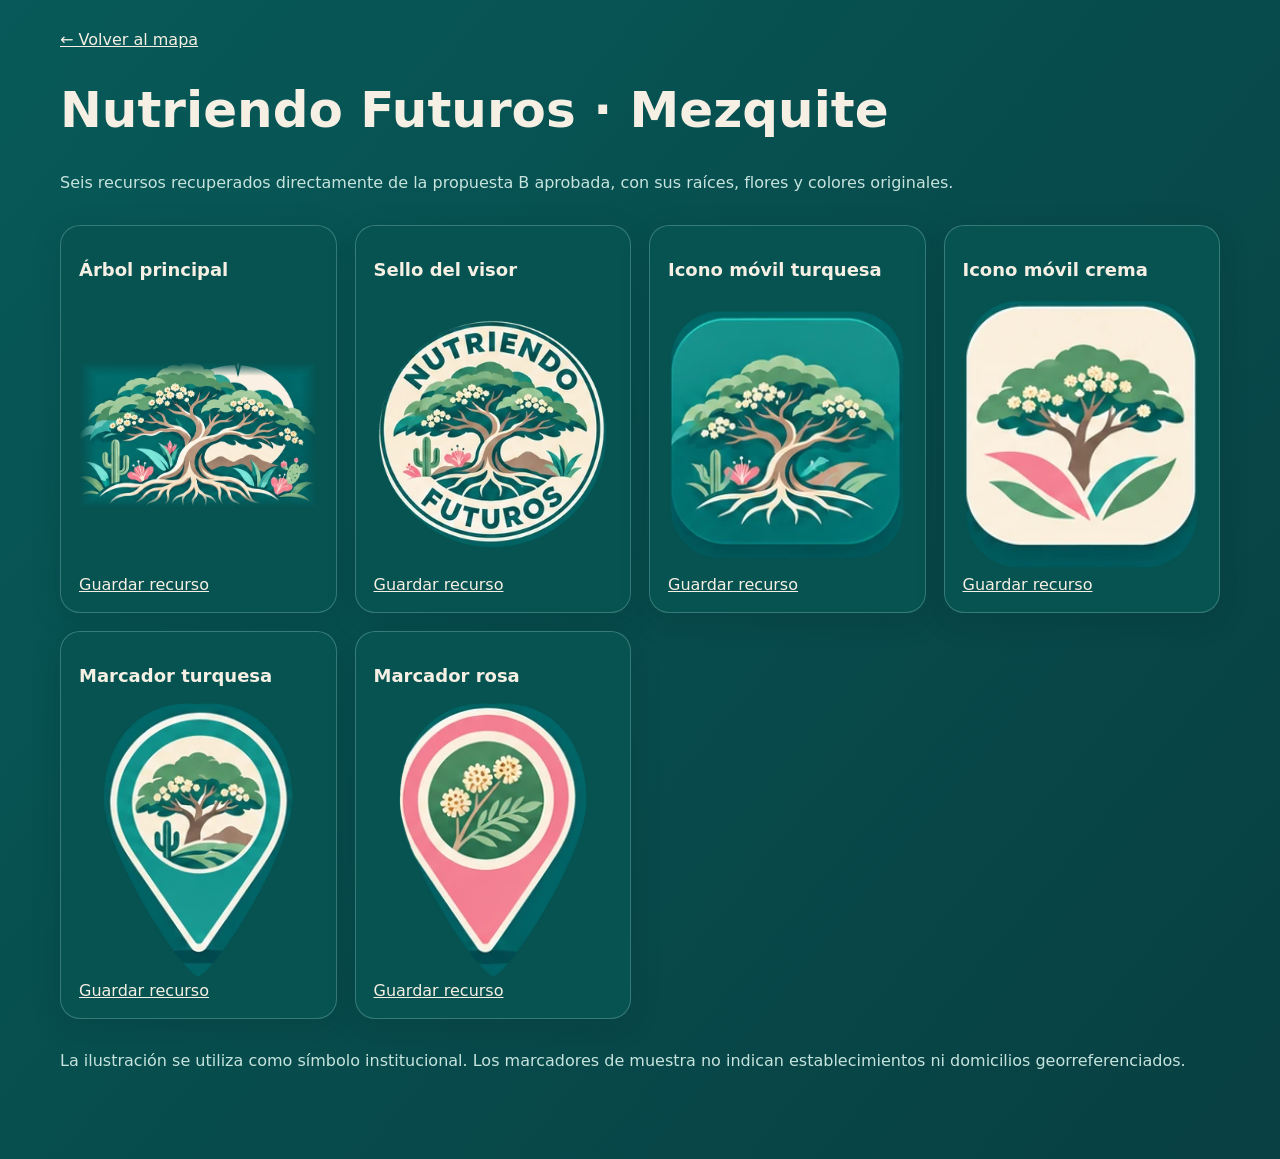
<file: identidad.html>
<!doctype html><html lang="es"><head><meta charset="utf-8"><meta name="viewport" content="width=device-width, initial-scale=1"><title>Nutriendo Futuros · Identidad original Mezquite</title><style>:root{color-scheme:dark}*{box-sizing:border-box}body{background:linear-gradient(130deg,#075A59,#083F42);color:#F6F0E4;font-family:system-ui,sans-serif;margin:0}main{max-width:1200px;padding:30px 20px 70px;margin:auto}header{margin:0 0 30px}h1{font-size:clamp(27px,4vw,50px);line-height:1.1}p{color:#C6E4DD;line-height:1.5}.grid{display:grid;grid-template-columns:repeat(auto-fit,minmax(270px,1fr));gap:18px}.card{padding:18px;border-radius:20px;background:#075351;border:1px solid #7BB7B766;box-shadow:0 8px 30px #001c2225}.card img{display:block;height:280px;width:100%;object-fit:contain}.card h2{font-size:18px}.card a,.home{color:#F6F0E4}footer{margin-top:30px}</style></head><body><main><header><a class="home" href="./">← Volver al mapa</a><h1>Nutriendo Futuros · Mezquite</h1><p>Seis recursos recuperados directamente de la propuesta B aprobada, con sus raíces, flores y colores originales.</p></header><div class="grid"><section class="card"><h2>Árbol principal</h2><img src="assets/mezquite-emblema.svg" alt="Árbol principal"><a href="assets/mezquite-emblema.svg" download>Guardar recurso</a></section><section class="card"><h2>Sello del visor</h2><img src="assets/mezquite-sello.svg" alt="Sello del visor"><a href="assets/mezquite-sello.svg" download>Guardar recurso</a></section><section class="card"><h2>Icono móvil turquesa</h2><img src="assets/mezquite-icono.svg" alt="Icono móvil turquesa"><a href="assets/mezquite-icono.svg" download>Guardar recurso</a></section><section class="card"><h2>Icono móvil crema</h2><img src="assets/mezquite-icono-claro.svg" alt="Icono móvil crema"><a href="assets/mezquite-icono-claro.svg" download>Guardar recurso</a></section><section class="card"><h2>Marcador turquesa</h2><img src="assets/mezquite-marcador.svg" alt="Marcador turquesa"><a href="assets/mezquite-marcador.svg" download>Guardar recurso</a></section><section class="card"><h2>Marcador rosa</h2><img src="assets/mezquite-marcador-rosa.svg" alt="Marcador rosa"><a href="assets/mezquite-marcador-rosa.svg" download>Guardar recurso</a></section></div><footer><p>La ilustración se utiliza como símbolo institucional. Los marcadores de muestra no indican establecimientos ni domicilios georreferenciados.</p></footer></main></body></html>
</file>
